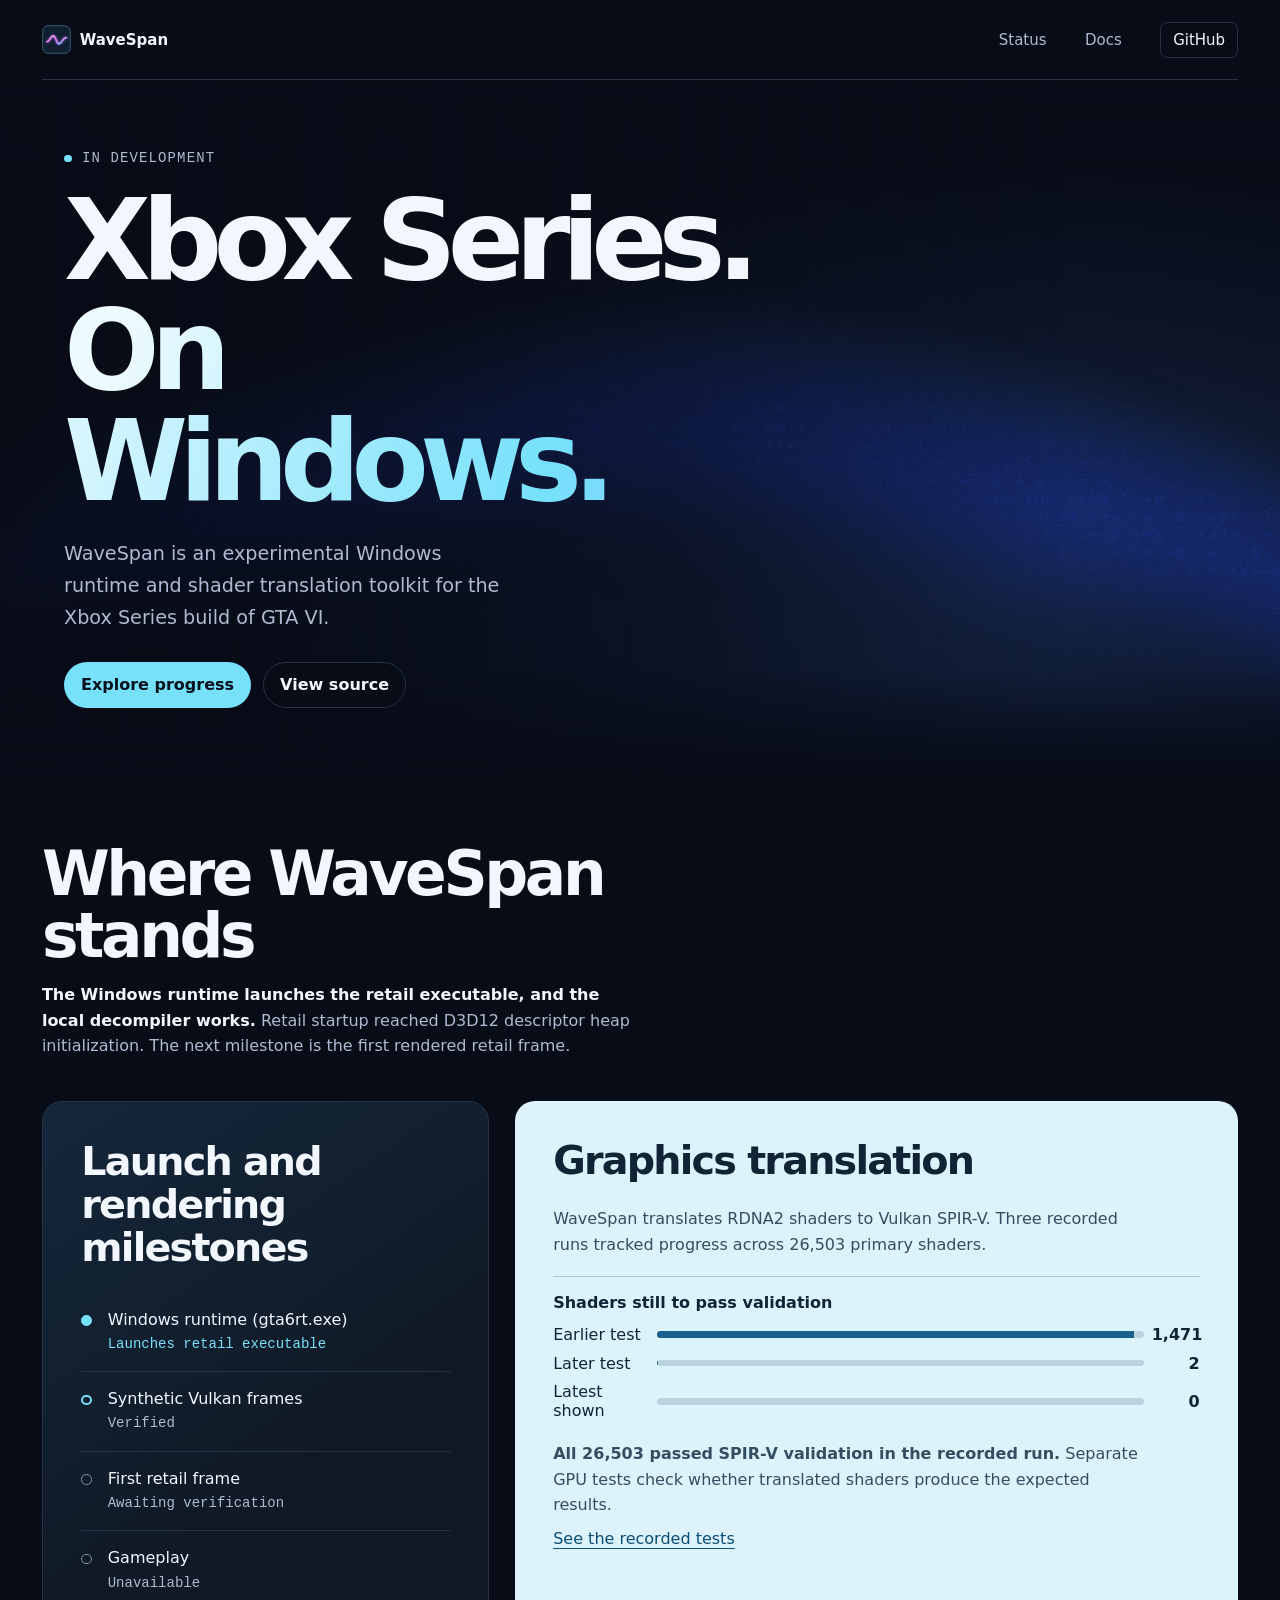
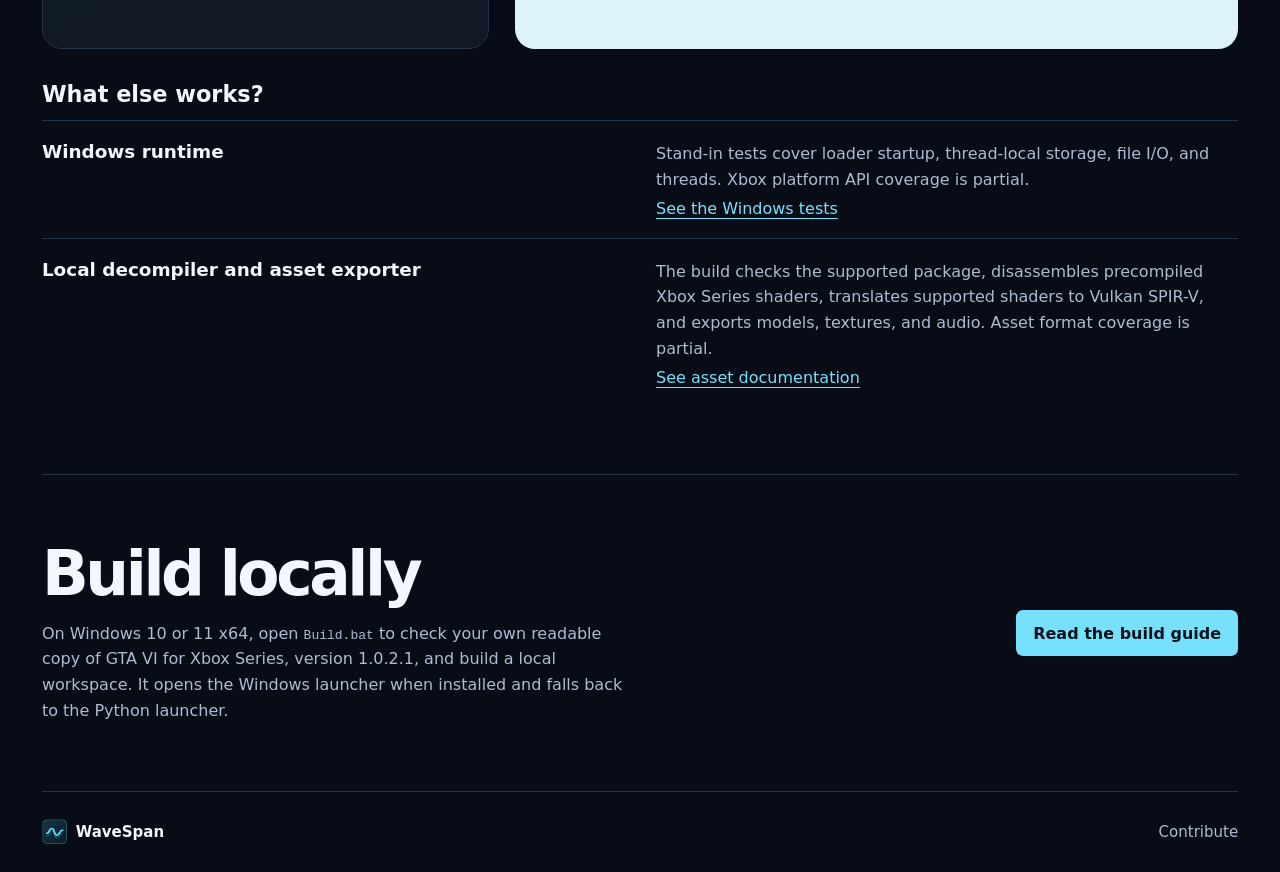
<file: website/index.html>
<!doctype html>
<html lang="en">
<head>
  <meta charset="utf-8">
  <meta name="viewport" content="width=device-width, initial-scale=1">
  <meta name="description" content="Follow WaveSpan, an experimental Windows runtime and shader translation toolkit for the Xbox Series build of GTA VI.">
  <meta name="theme-color" content="#080c17">
  <title>WaveSpan — Xbox Series runtime research</title>
  <link rel="icon" href="../assets/wavespan-mark.png" type="image/png">
  <link rel="stylesheet" href="style.css">
  <link rel="stylesheet" href="horizon.css">
  <script defer src="horizon.js"></script>
</head>
<body>
  <a class="skip" href="#main">Skip to content</a>
  <header class="header wrap" id="top">
    <a class="brand" href="#top"><svg class="brand-icon" width="29" height="29" viewBox="0 0 80 80" fill="none" aria-hidden="true">
        <defs><linearGradient id="mark-neon" x2="1" y2="1"><stop stop-color="#ffc9f4"/><stop offset=".45" stop-color="#ea6fe0"/><stop offset="1" stop-color="#6fd6f7"/></linearGradient></defs>
        <rect x="2" y="2" width="76" height="76" rx="15" fill="#101f30" stroke="#48758e" stroke-width="2"/>
        <path class="brand-wave" d="M14 46C23 46 23 30 31 30S39 52 47 52 56 35 67 35" stroke="url(#mark-neon)" stroke-width="5" stroke-linecap="round"/>
      </svg>WaveSpan</a>
    <nav aria-label="Main navigation">
      <a href="#status">Status</a>
      <a href="https://github.com/LeonardWernke/WaveSpan/blob/main/docs/README.md">Docs</a>
      <a class="nav-source" href="https://github.com/LeonardWernke/WaveSpan">GitHub</a>
    </nav>
  </header>

  <main id="main">
    <section class="hero wrap" aria-labelledby="hero-title">
      <div id="wavespan-horizon" aria-hidden="true"></div>

      <div class="hero-copy">
        <p class="eyebrow"><span class="dot"></span> In development</p>
        <h1 id="hero-title">Xbox Series.<br><span>On Windows.</span></h1>
        <p class="intro">WaveSpan is an experimental Windows runtime and shader translation toolkit for the Xbox Series build of GTA VI.</p>
        <div class="actions">
          <a class="button primary" href="#status">Explore progress</a>
          <a class="button secondary" href="https://github.com/LeonardWernke/WaveSpan">View source</a>
        </div>
      </div>
    </section>

    <section class="section wrap" id="status" aria-labelledby="status-title">
  <div class="progress-lead"><h2 id="status-title">Where WaveSpan stands</h2>
  <p><strong>The Windows runtime launches the retail executable, and the local decompiler works.</strong> Retail startup reached D3D12 descriptor heap initialization. The next milestone is the first rendered retail frame.</p></div>
  <div class="progress-gallery">
  <section class="screen-panel">
  <h3 class="evidence-title">Launch and rendering milestones</h3>
  <dl class="screen-check">
    <div><dt>Windows runtime (gta6rt.exe)</dt><dd>Launches retail executable</dd></div>
    <div><dt>Synthetic Vulkan frames</dt><dd>Verified</dd></div>
    <div><dt>First retail frame</dt><dd>Awaiting verification</dd></div>
    <div><dt>Gameplay</dt><dd>Unavailable</dd></div>
  </dl>
  </section>
  <figure class="shader-count">
    <h3>Graphics translation</h3>
    <p>WaveSpan translates RDNA2 shaders to Vulkan SPIR-V. Three recorded runs tracked progress across 26,503 primary shaders.</p>
    <figcaption>Shaders still to pass validation</figcaption>
    <ol>
      <li><span>Earlier test</span><meter min="0" max="1500" value="1471" aria-label="Earlier test: 1,471 shaders short of passing"></meter><strong>1,471</strong></li>
      <li><span>Later test</span><meter min="0" max="1500" value="2" aria-label="Later test: 2 shaders short of passing"></meter><strong>2</strong></li>
      <li><span>Latest shown</span><meter min="0" max="1500" value="0" aria-label="Latest test shown: all shaders passed"></meter><strong>0</strong></li>
    </ol>
    <p><strong>All 26,503 passed SPIR-V validation in the recorded run.</strong> Separate GPU tests check whether translated shaders produce the expected results.</p>
    <a href="https://github.com/LeonardWernke/WaveSpan/blob/main/docs/shader_validation.md">See the recorded tests</a>
  </figure>
  </div>
  <h3 class="evidence-title">What else works?</h3>
  <dl class="status-list">
    <div><dt>Windows runtime</dt><dd><p>Stand-in tests cover loader startup, thread-local storage, file I/O, and threads. Xbox platform API coverage is partial.</p><a href="https://github.com/LeonardWernke/WaveSpan/blob/main/docs/testing.md">See the Windows tests</a></dd></div>
    <div><dt>Local decompiler and asset exporter</dt><dd><p>The build checks the supported package, disassembles precompiled Xbox Series shaders, translates supported shaders to Vulkan SPIR-V, and exports models, textures, and audio. Asset format coverage is partial.</p><a href="https://github.com/LeonardWernke/WaveSpan/blob/main/docs/README.md#archives-and-assets">See asset documentation</a></dd></div>
  </dl>
</section>

    <section class="section start wrap" aria-labelledby="start-title">
      <div>
        <h2 id="start-title">Build locally</h2>
        <p>On Windows 10 or 11 x64, open <code>Build.bat</code> to check your own readable copy of GTA VI for Xbox Series, version 1.0.2.1, and build a local workspace. It opens the Windows launcher when installed and falls back to the Python launcher.</p>
      </div>
      <a class="button primary" href="https://github.com/LeonardWernke/WaveSpan#how-to-build">Read the build guide</a>
    </section>
  </main>

  <footer class="footer wrap">
    <a class="brand" href="#top"><img src="../assets/wavespan-mark.png" width="25" height="25" alt="">WaveSpan</a>
    <a href="https://github.com/LeonardWernke/WaveSpan/blob/main/CONTRIBUTING.md">Contribute</a>
  </footer>
</body>
</html>
</file>
<file: website/style.css>
:root {
  color-scheme: dark;
  --background: #080c17;
  --text: #f2f6fd;
  --muted: #aebbd0;
  --accent: #77e1fb;
  --rule: #263247;
  font-family: "Segoe UI", system-ui, sans-serif;
  background: var(--background);
  color: var(--text);
}

*, *::before, *::after { box-sizing: border-box; }
body { margin: 0; }
a { color: inherit; text-underline-offset: .27em; }
a:focus-visible { outline: 2px solid var(--accent); outline-offset: 5px; }
img { display: block; }
p, h1, h2, dl, dd { margin: 0; }
.wrap { width: min(76rem, calc(100% - 2 * clamp(1.25rem, 5vw, 4.5rem))); margin-inline: auto; }
.skip { position: fixed; z-index: 2; top: 1rem; left: 1rem; padding: .7rem; background: var(--background); }
.skip:not(:focus) { transform: translateY(-200%); }

.header, .footer {
  display: flex;
  align-items: center;
  justify-content: space-between;
  gap: .75rem;
  min-height: 5rem;
  font-size: .9375rem;
}
.header { border-bottom: 1px solid var(--rule); }
.brand { display: inline-flex; align-items: center; gap: .55rem; font-weight: 700; }
.header a, .footer a { text-decoration: none; }
nav { display: flex; align-items: center; gap: clamp(.7rem, 3vw, 2.4rem); }
nav a, .footer > a:last-child { color: var(--muted); }
nav a:hover, .footer a:hover { color: var(--accent); }
.nav-source { border: 1px solid var(--rule); border-radius: .45rem; padding: .5rem .75rem; color: var(--text); }

.hero {
  position: relative;
  isolation: isolate;
  display: grid;
  align-items: center;
  min-height: clamp(34rem, 51vw, 43rem);
  padding-block: 4rem;
  border-bottom: 1px solid var(--rule);
}
.hero-art { position: absolute; z-index: -1; inset: 8% -2% 8% 23%; }
.hero-art img { width: 100%; height: 100%; object-fit: cover; opacity: .92; }
.hero-art::after {
  content: "";
  position: absolute;
  inset: -1px;
  background:
    linear-gradient(90deg, var(--background), #080c17b8 22%, transparent 62%, var(--background)),
    linear-gradient(0deg, var(--background), transparent 27% 74%, var(--background));
}
.hero-copy { max-width: 44rem; }
.eyebrow {
  display: flex;
  align-items: center;
  gap: .65rem;
  color: var(--muted);
  font: .875rem/1.5 ui-monospace, Consolas, monospace;
  letter-spacing: .08em;
  text-transform: uppercase;
}
.dot { width: .47rem; height: .47rem; border-radius: 50%; background: var(--accent); }
h1 { margin-block: 1rem 1.4rem; font-size: clamp(3rem, 8vw, 7.25rem); line-height: .98; letter-spacing: -.075em; }
h1 span { color: var(--accent); }
.intro { max-width: 28rem; color: var(--muted); font-size: clamp(1rem, 1.6vw, 1.2rem); line-height: 1.65; }
.actions { display: flex; flex-wrap: wrap; gap: .75rem; margin-top: 1.8rem; }
.button {
  display: inline-flex;
  align-items: center;
  justify-content: center;
  min-height: 2.85rem;
  padding: .65rem 1rem;
  border: 1px solid transparent;
  border-radius: .45rem;
  font-weight: 650;
  text-decoration: none;
}
.primary { background: var(--accent); color: #07121c; }
.primary:hover { background: #b0efff; }
.secondary { background: var(--background); border-color: var(--rule); }
.secondary:hover { border-color: var(--accent); }

.section { padding-block: clamp(3rem, 7vw, 6rem); border-bottom: 1px solid var(--rule); }
.section-heading, .start { display: grid; grid-template-columns: 1fr 1fr; gap: 1.2rem 2rem; align-items: center; }
h2 { font-size: clamp(2rem, 4.8vw, 4rem); line-height: 1; letter-spacing: -.055em; }
.section p { max-width: 37rem; color: var(--muted); line-height: 1.6; }
.status-list { margin-top: 2.25rem; }
.status-list > div {
  display: grid;
  grid-template-columns: 1fr 1fr;
  gap: .5rem 2rem;
  padding-block: 1.25rem;
  border-top: 1px solid var(--rule);
}
dt { font-size: 1.15rem; font-weight: 650; }
dd a { display: inline-block; margin-top: .4rem; color: var(--accent); }
.start p { margin-top: 1rem; }
.start .button { justify-self: end; }

@media (max-width: 640px) {
  .header { min-height: 4rem; }
  .hero { align-items: start; min-height: 0; padding-block: 3rem 10.5rem; }
  .hero-art { inset: auto 0 0; height: 13rem; }
  .hero-art::after {
    background: linear-gradient(0deg, var(--background), transparent 35%, var(--background)),
                linear-gradient(90deg, var(--background), transparent 16% 84%, var(--background));
  }
  .section-heading, .status-list > div, .start { grid-template-columns: 1fr; }
  .start .button { justify-self: start; }
}

@media (max-width: 360px) {
  .header { flex-wrap: wrap; padding-block: .85rem; }
}

/* Keep the interactive horizon in place as the opening wordmark fades. */
.hero { min-height: 600px; }
#wavespan-horizon {
  position: absolute;
  inset: auto 0 0;
  height: 600px;
  z-index: -1;
  overflow: hidden;
  background: #080c17 url("../assets/wavespan-hero.png") center / cover no-repeat;
}
#wavespan-horizon:has(canvas) { background-image: radial-gradient(ellipse at 78% 73%, #142342, #080c17 60%); }
#wavespan-horizon::after {
  content: "";
  position: absolute;
  inset: 0;
  pointer-events: none;
  background: linear-gradient(90deg, #080c17e8, #080c1770 53%, transparent 83%);
}

@media (max-width: 640px) {
  #wavespan-horizon::after { background: linear-gradient(180deg, #080c17ed, #080c17c7 38%, transparent 75%); }
}

.header { position: relative; z-index: 1; }
.header .brand { transform-origin: left center; }
#wavespan-horizon {
  mask-image: linear-gradient(to bottom, transparent, black 12%, black 85%, transparent);
}

.frame-path { padding: 0; list-style: none; }
.shader-history ol { display: grid; gap: .7rem; margin: 1rem 0; }
.shader-history li { display: grid; grid-template-columns: 7ch 1fr 7ch; align-items: center; gap: .85rem; }
.shader-history code { color: var(--muted); font-size: .85rem; }
.shader-history strong { text-align: right; font-variant-numeric: tabular-nums; }
.bar-track { background: var(--rule); height: .65rem; border-radius: 2px; overflow: hidden; }
.bar-track i { display: block; height: 100%; background: #4f86b0; }
.shader-history li:last-child i { background: var(--accent); }
.coverage { display: flex; flex-wrap: wrap; gap: .5rem; margin: .75rem 0; }
.coverage li { display: inline-flex; gap: .5rem; align-items: center; padding: .36rem .65rem; background: #101d2b; border-radius: .3rem; }
.coverage li::before { content: ""; width: .45rem; height: .45rem; background: var(--accent); border-radius: 50%; }
.frame-path { margin: 0 0 1rem; }
.frame-path li { position: relative; padding: 0 0 1.1rem 1.55rem; margin-left: .35rem; border-left: 1px solid #417089; }
.frame-path li:last-child { border-color: transparent; padding-bottom: 0; }
.frame-path li::before { content: ""; position: absolute; left: -.38rem; top: .16rem; width: .7rem; height: .7rem; border: 2px solid var(--accent); background: var(--accent); border-radius: 50%; }
.frame-path li:last-child::before { background: var(--background); border-style: dashed; }
.frame-path small { display: block; margin-bottom: .18rem; color: var(--accent); }

.progress-lead { max-width: 44rem; }
.progress-lead p { margin-top: 1rem; }
.progress-lead strong, .status-list strong { color: var(--text); }
#status .frame-path { margin: 2rem 0 2.5rem; }
#status .status-list { margin-top: .8rem; }
.evidence-title { margin: 0; font-size: 1.4rem; }
#status .evidence-title {margin-top:2rem}
.screen-check div {display:flex;justify-content:space-between;gap:1rem;padding:.8rem 0;border-bottom:1px solid var(--rule)}
.screen-check dt {font-size:1rem;font-weight:500}
.screen-check dd {color:var(--muted);text-align:right}
.screen-check div:first-child dd {color:var(--accent)}
.shader-count {margin:2rem 0;padding:1rem;background:#101a29;border-radius:.6rem}
.shader-count h3 {margin:0 0 .6rem;font-size:1.4rem}
.shader-count figcaption {margin:1.2rem 0 .5rem;font-weight:600}
.shader-count ol {margin:0 0 1rem;padding:0;list-style:none}
.shader-count li {display:grid;grid-template-columns:6rem minmax(1rem,1fr) 3rem;align-items:center;gap:.5rem;padding:.3rem 0}
.shader-count meter {width:100%;height:.8rem}
.shader-count meter::-webkit-meter-bar {background:#29384c;border:0}
.shader-count meter::-webkit-meter-optimum-value {background:#77e1fb}
.shader-count li strong {text-align:right;font-variant-numeric:tabular-nums}
.shader-count a {display:inline-block;margin-top:.7rem;color:var(--accent)}

/* A full-width motion showcase followed by two distinct evidence panels. */
.hero.wrap { width:100%; max-width:96rem; padding-inline:max(5vw, calc((100% - 76rem) / 2)); border:0; }
.hero h1 {font-family:"Segoe UI",system-ui,sans-serif;font-size:clamp(3.55rem,8.8vw,8.2rem);font-weight:750;letter-spacing:-.08em}
.hero h1 span {color:var(--accent);background:linear-gradient(105deg,#edfaff 5%,#77e1fb 46%,#96adff 80%,#edfaff);background-size:200% auto;background-clip:text;-webkit-text-fill-color:transparent}
@media (prefers-reduced-motion:no-preference) {
  .hero h1 span {animation:ws-spectrum 4s ease-out 1 both}
  @keyframes ws-spectrum {from {background-position:100% center} to {background-position:0% center}}
}
.hero .button {border-radius:2rem}
.progress-gallery {display:grid;grid-template-columns:minmax(0,.85fr) minmax(0,1.15fr);gap:1rem;margin-top:2rem;align-items:stretch}
.progress-gallery > * {border-radius:1.25rem;padding:clamp(1.25rem,3vw,2.8rem);margin:0}
.screen-panel {background:linear-gradient(145deg,#14273b,#101925 64%);border:1px solid var(--rule)}
.progress-gallery h3,#status .screen-panel h3 {font-size:clamp(1.55rem,3.1vw,2.55rem);line-height:1.08;letter-spacing:-.045em;margin:0 0 1.5rem}
.screen-check div {display:grid;grid-template-columns:.75rem 1fr;gap:.4rem .9rem;padding:1.05rem 0}
.screen-check div::before {content:"";width:.65rem;height:.65rem;border:1.5px solid #8191a6;border-radius:50%;margin-top:.35rem}
.screen-check div:first-child::before {background:var(--accent);border-color:var(--accent)}
.screen-check div:nth-child(2)::before {border:2px solid var(--accent)}
.screen-check dd {grid-column:2;text-align:left;font: .875rem/1.4 ui-monospace,monospace}
.screen-check div:last-child {border-bottom:0}
.shader-count {background:#ddf3fc;color:#102436}
.section .shader-count p {color:#334e60}
.shader-count a {color:#0a4e77}
.shader-count figcaption {border-top:1px solid #a9c8d6;padding-top:1rem}
.shader-count meter::-webkit-meter-bar {background:#bad4df}
.shader-count meter::-webkit-meter-optimum-value {background:#1a608e}
.shader-count meter::-moz-meter-bar {background:#1a608e}
@media (max-width:640px) {
  .progress-gallery {grid-template-columns:1fr}
  .hero.wrap {padding-inline:1.25rem}
  .hero h1 {font-size:clamp(3.1rem,13.5vw,5rem)}
}


.brand-wave { filter:drop-shadow(0 0 3px #a855f7); }
@media (prefers-reduced-motion:no-preference) {
  .brand-wave { animation: ws-neon-outline 1.8s ease-out both; }
  .brand:hover .brand-wave, .brand:focus-visible .brand-wave { filter:drop-shadow(0 0 5px #ea6fe0) drop-shadow(0 0 8px #a855f7); }
  @keyframes ws-neon-outline {
    from { stroke-dasharray:1 120; opacity:.35; }
    to { stroke-dasharray:120 120; opacity:1; }
  }
}
.wrap { width:min(76rem,calc(100% - 2 * clamp(.75rem,3vw,2.5rem))); }
.hero.wrap { min-height:clamp(24rem,43vw,36rem); padding:clamp(2.4rem,6vw,5rem) clamp(.9rem,4vw,4rem); align-items:center; }
#wavespan-horizon { height:100%; }
.section { padding-block:clamp(1.75rem,4vw,3.5rem); }
.progress-gallery { margin-top:1.25rem; gap:.75rem; }
.progress-gallery > * { padding:clamp(.9rem,2.5vw,2rem); }

/* Golden-ratio spacing, anchored to a 1rem gutter on phones. */
:root {
  --space-1: 1rem;
  --space-2: 1.618rem;
  --space-3: 2.618rem;
  --space-4: 4.236rem;
}
.wrap { width:min(76rem, calc(100% - 2 * clamp(var(--space-1), 4vw, var(--space-3)))); }
.hero.wrap {
  min-height:clamp(29rem, 61.8svh, 43rem);
  padding:var(--space-4) clamp(var(--space-1), 5vw, var(--space-4));
}
.section { padding-block:clamp(var(--space-3), 6vw, var(--space-4)); }
.progress-gallery { grid-template-columns:minmax(0, 1fr) minmax(0, 1.618fr); gap:var(--space-2); margin-top:var(--space-3); }
.progress-gallery > * { padding:clamp(var(--space-2), 3vw, var(--space-3)); }
@media (max-width:640px) {
  .progress-gallery { grid-template-columns:minmax(0, 1fr); }
  .hero.wrap { padding-block:var(--space-3); }
}
</file>
<file: website/horizon.css>
.gradient-ascii-container{position:relative;width:100%;height:100%;overflow:hidden}.gradient-ascii-canvas{position:absolute;inset:0;display:block;width:100%;height:100%}
</file>
